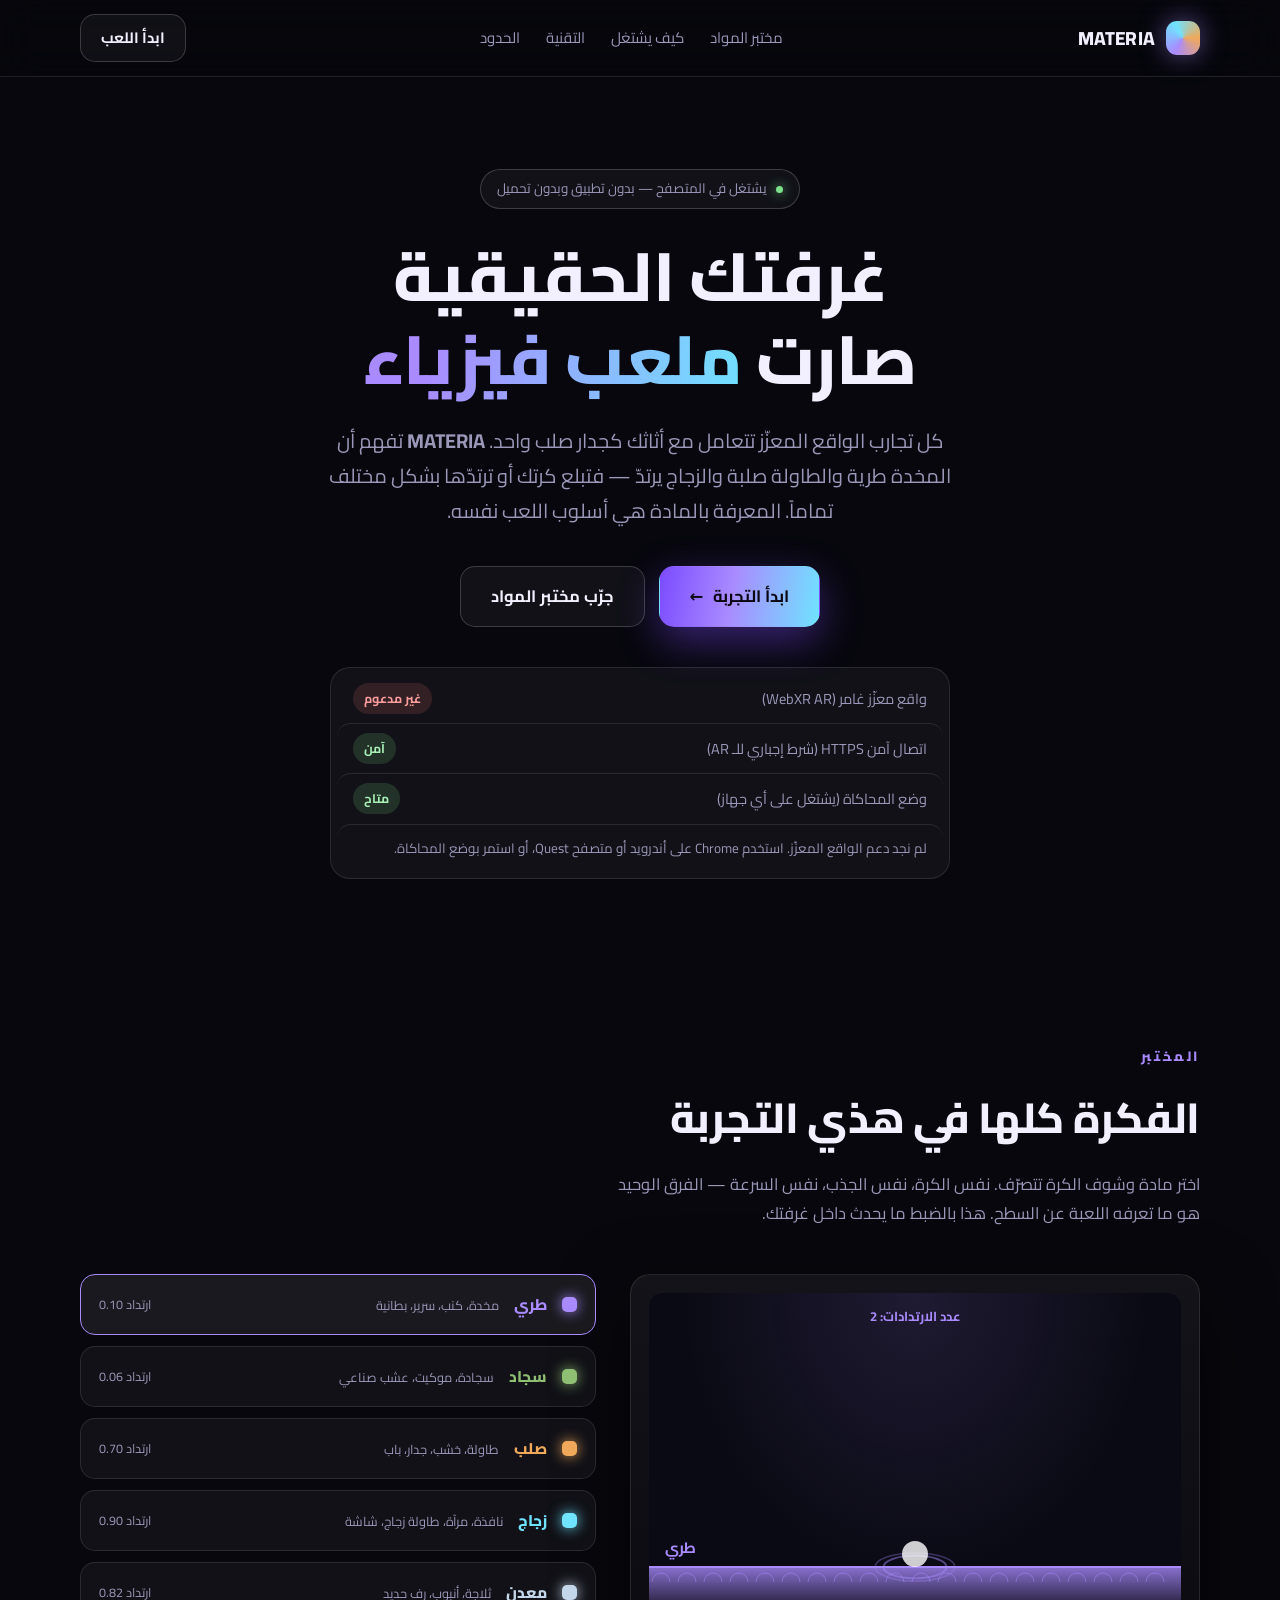
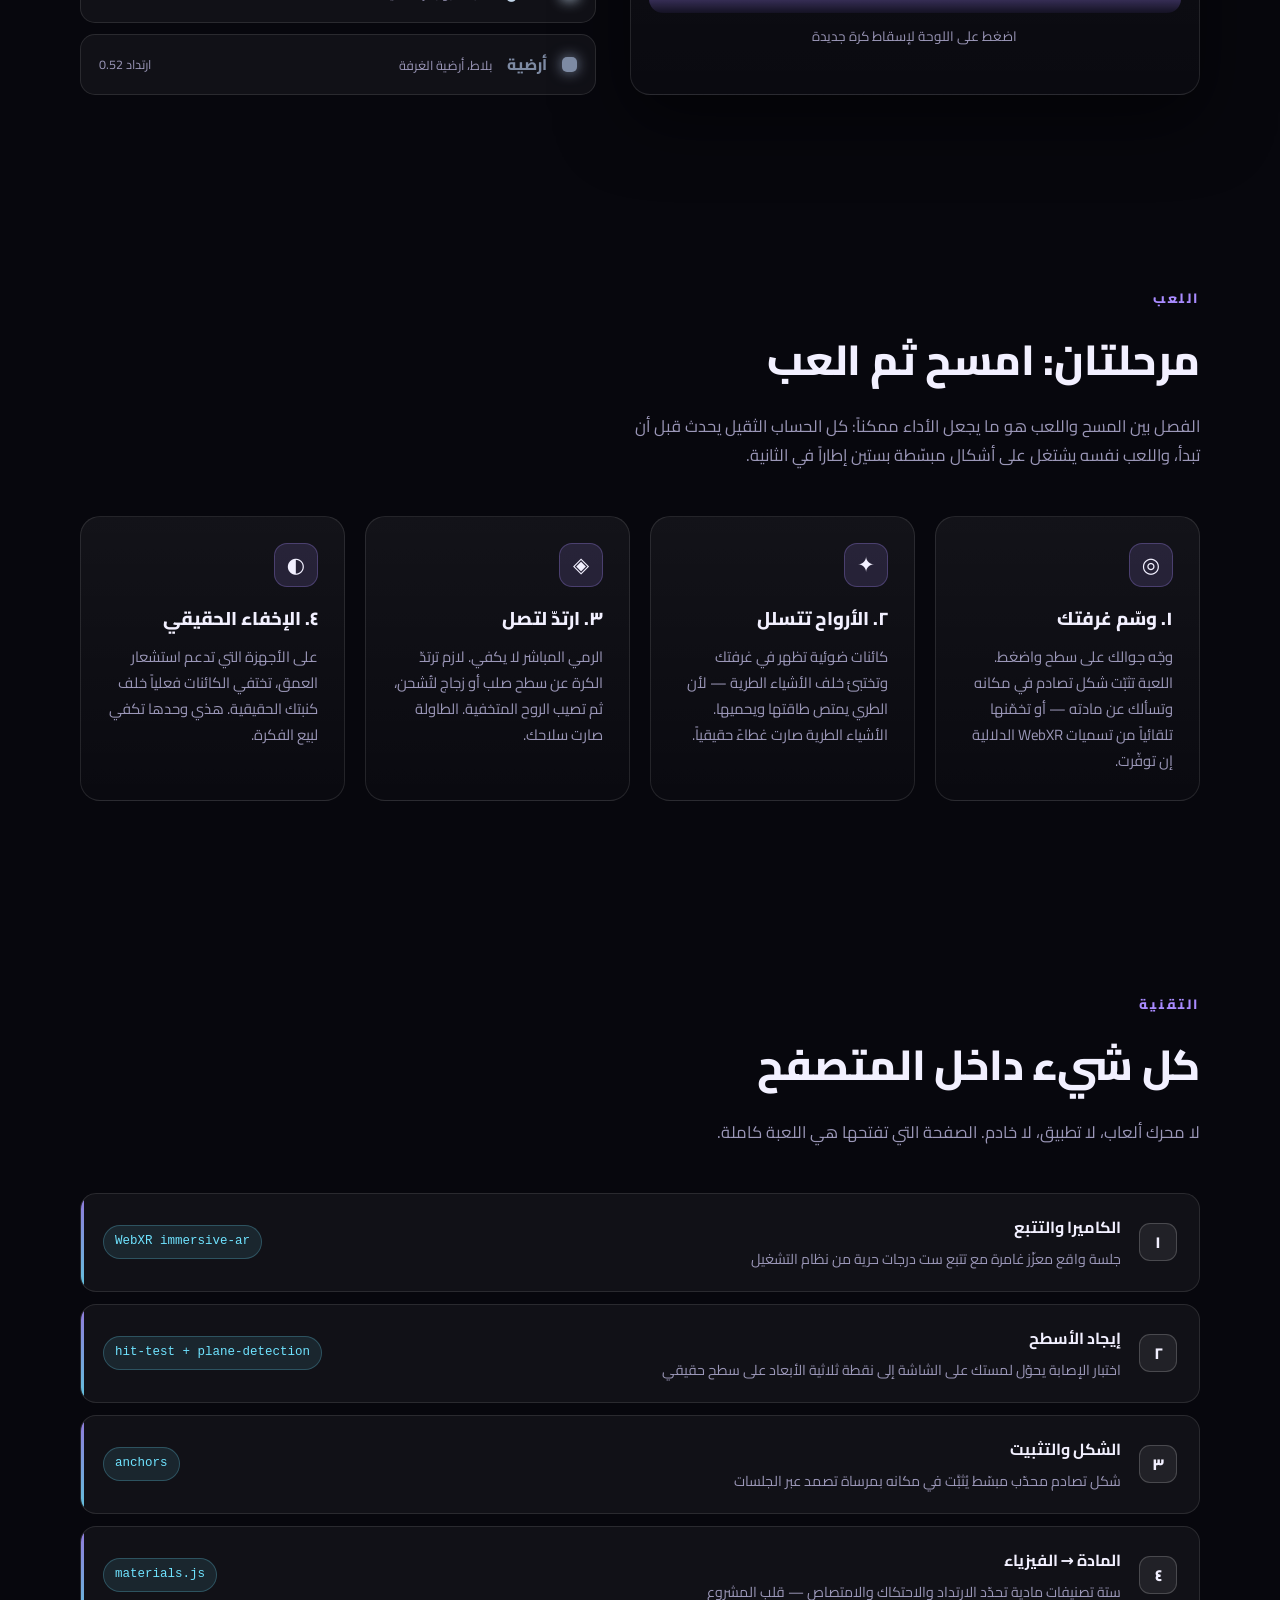
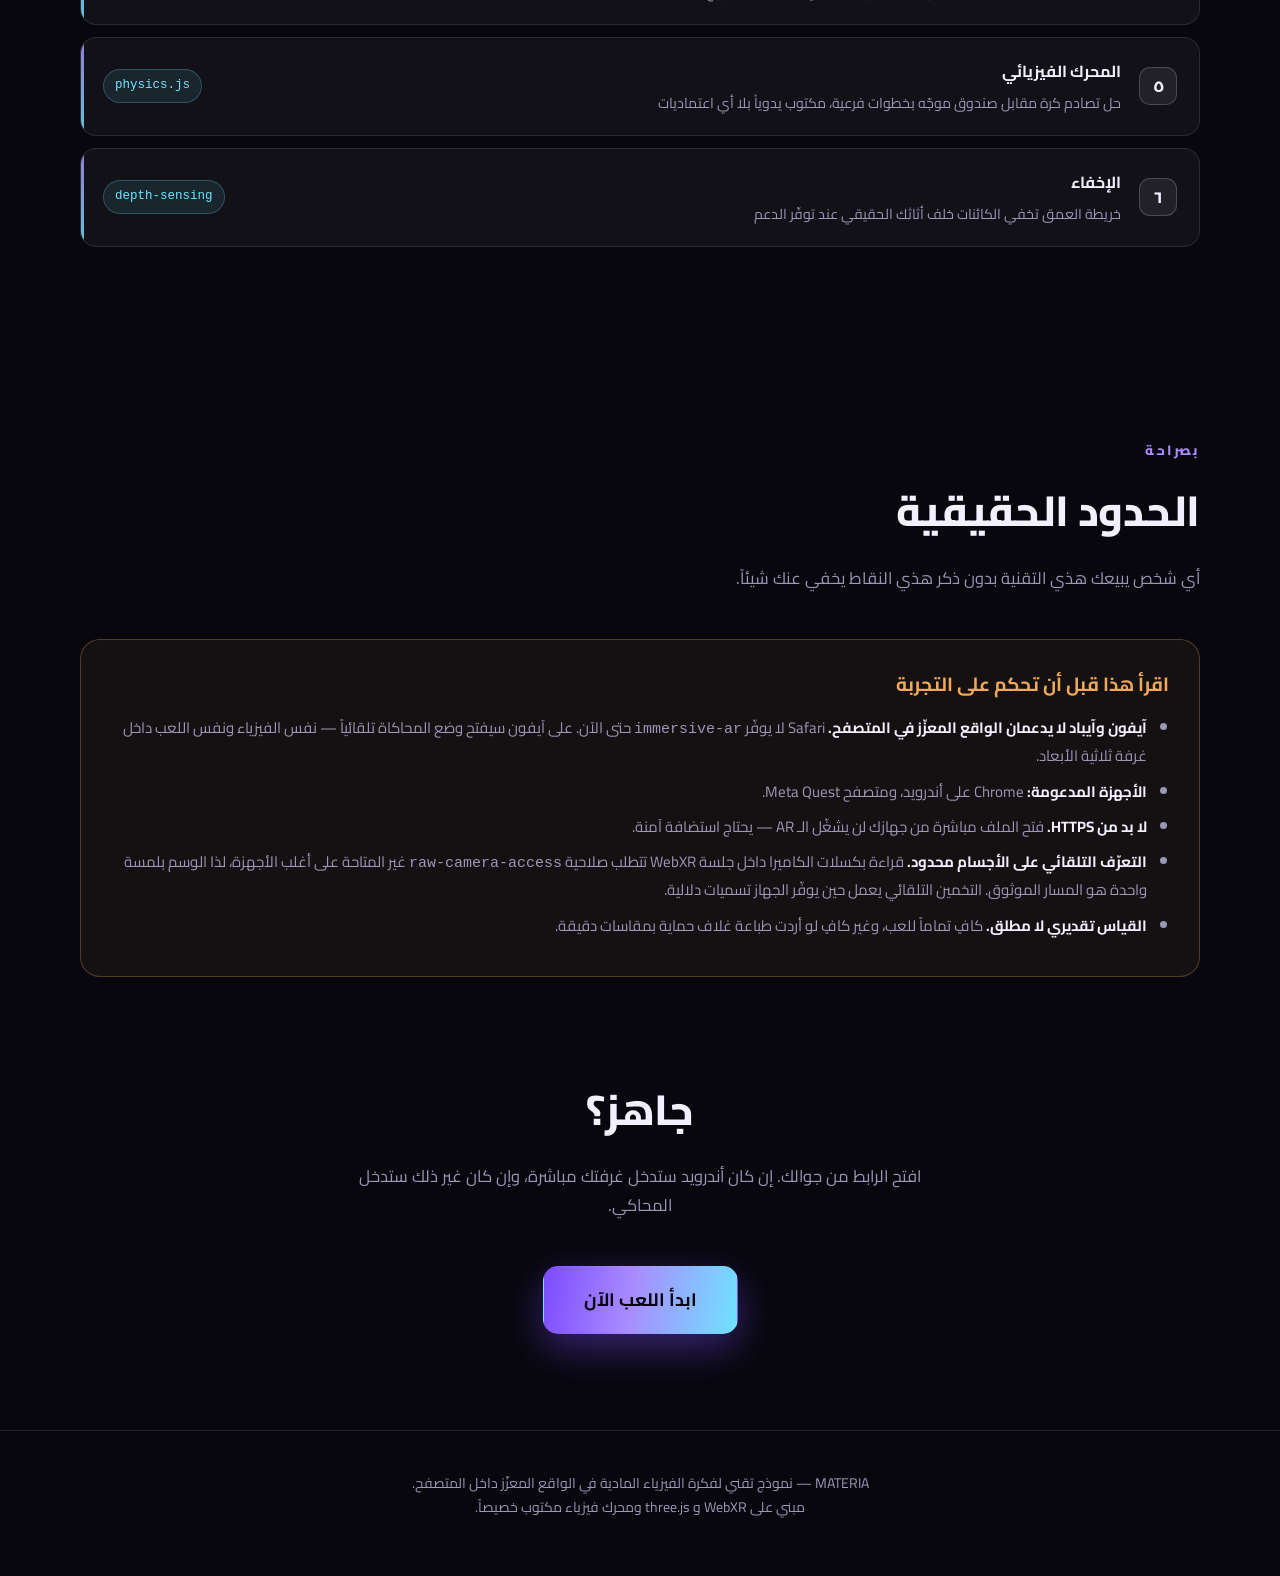
<file: index.html>
<!DOCTYPE html>
<html lang="ar" dir="rtl">
<head>
<meta charset="utf-8">
<meta name="viewport" content="width=device-width, initial-scale=1, viewport-fit=cover">
<title>MATERIA — غرفتك هي الملعب</title>
<meta name="description" content="لعبة واقع معزّز في المتصفح تفهم مواد أثاث غرفتك الحقيقية وتحوّلها إلى فيزياء: المخدة تبلع الكرة والطاولة ترتدّها.">
<meta name="theme-color" content="#07070d">

<meta property="og:title" content="MATERIA — غرفتك هي الملعب">
<meta property="og:description" content="واقع معزّز في المتصفح يفهم مواد غرفتك ويحوّلها إلى فيزياء.">
<meta property="og:type" content="website">

<link rel="preconnect" href="https://fonts.googleapis.com">
<link rel="preconnect" href="https://fonts.gstatic.com" crossorigin>
<link href="https://fonts.googleapis.com/css2?family=Cairo:wght@400;600;800&display=swap" rel="stylesheet">
<link rel="stylesheet" href="style.css">
</head>
<body>

<div class="aurora">
  <div class="blob b1"></div>
  <div class="blob b2"></div>
  <div class="blob b3"></div>
</div>
<div class="grid-overlay"></div>

<!-- ============================================================ NAV -->
<nav class="nav">
  <div class="wrap nav-inner">
    <div class="logo">
      <div class="logo-mark"></div>
      <span>MATERIA</span>
    </div>
    <div class="nav-links">
      <a href="#lab">مختبر المواد</a>
      <a href="#how">كيف يشتغل</a>
      <a href="#pipeline">التقنية</a>
      <a href="#limits">الحدود</a>
    </div>
    <a class="btn" href="game.html" style="padding:10px 20px;font-size:15px">ابدأ اللعب</a>
  </div>
</nav>

<!-- =========================================================== HERO -->
<header class="hero">
  <div class="wrap">
    <div class="badge">
      <span class="dot"></span>
      <span>يشتغل في المتصفح — بدون تطبيق وبدون تحميل</span>
    </div>

    <h1>
      غرفتك الحقيقية<br>
      صارت <span class="grad">ملعب فيزياء</span>
    </h1>

    <p class="lede">
      كل تجارب الواقع المعزّز تتعامل مع أثاثك كجدار صلب واحد.
      <strong>MATERIA</strong> تفهم أن المخدة طرية والطاولة صلبة والزجاج يرتدّ —
      فتبلع كرتك أو ترتدّها بشكل مختلف تماماً. المعرفة بالمادة هي أسلوب اللعب نفسه.
    </p>

    <div class="cta-row">
      <a class="btn primary" href="game.html">
        <span>ابدأ التجربة</span>
        <span aria-hidden="true">←</span>
      </a>
      <a class="btn" href="#lab">جرّب مختبر المواد</a>
    </div>

    <!-- device capability probe -->
    <div class="probe" id="probe">
      <div class="probe-row">
        <span class="k">واقع معزّز غامر (WebXR AR)</span>
        <span class="v"><span class="pill wait" id="pAR">جاري الفحص…</span></span>
      </div>
      <div class="probe-row">
        <span class="k">اتصال آمن HTTPS (شرط إجباري للـ AR)</span>
        <span class="v"><span class="pill wait" id="pHttps">—</span></span>
      </div>
      <div class="probe-row">
        <span class="k">وضع المحاكاة (يشتغل على أي جهاز)</span>
        <span class="v"><span class="pill yes">متاح</span></span>
      </div>
      <div class="probe-row">
        <span class="k" id="pAdvice" style="color:var(--muted);font-size:13.4px">…</span>
      </div>
    </div>
  </div>
</header>

<!-- ==================================================== MATERIAL LAB -->
<section id="lab">
  <div class="wrap reveal">
    <div class="eyebrow">المختبر</div>
    <h2>الفكرة كلها في هذي التجربة</h2>
    <p class="sub">
      اختر مادة وشوف الكرة تتصرّف. نفس الكرة، نفس الجذب، نفس السرعة —
      الفرق الوحيد هو ما تعرفه اللعبة عن السطح. هذا بالضبط ما يحدث داخل غرفتك.
    </p>

    <div class="lab">
      <div class="lab-canvas-card">
        <canvas id="labCanvas" width="640" height="320"></canvas>
        <div class="lab-caption" id="labCaption">اضغط على اللوحة لإسقاط كرة جديدة</div>
      </div>
      <div class="mat-list" id="matList"><!-- built by script --></div>
    </div>
  </div>
</section>

<!-- ========================================================== HOW -->
<section id="how">
  <div class="wrap reveal">
    <div class="eyebrow">اللعب</div>
    <h2>مرحلتان: امسح ثم العب</h2>
    <p class="sub">
      الفصل بين المسح واللعب هو ما يجعل الأداء ممكناً: كل الحساب الثقيل يحدث
      قبل أن تبدأ، واللعب نفسه يشتغل على أشكال مبسّطة بستين إطاراً في الثانية.
    </p>

    <div class="cards">
      <div class="card">
        <div class="ico">◎</div>
        <h3>١. وسّم غرفتك</h3>
        <p>وجّه جوالك على سطح واضغط. اللعبة تثبّت شكل تصادم في مكانه وتسألك عن مادته — أو تخمّنها تلقائياً من تسميات WebXR الدلالية إن توفّرت.</p>
      </div>
      <div class="card">
        <div class="ico">✦</div>
        <h3>٢. الأرواح تتسلل</h3>
        <p>كائنات ضوئية تظهر في غرفتك وتختبئ خلف الأشياء الطرية — لأن الطري يمتص طاقتها ويحميها. الأشياء الطرية صارت غطاءً حقيقياً.</p>
      </div>
      <div class="card">
        <div class="ico">◈</div>
        <h3>٣. ارتدّ لتصل</h3>
        <p>الرمي المباشر لا يكفي. لازم ترتدّ الكرة عن سطح صلب أو زجاج لتُشحن، ثم تصيب الروح المتخفية. الطاولة صارت سلاحك.</p>
      </div>
      <div class="card">
        <div class="ico">◐</div>
        <h3>٤. الإخفاء الحقيقي</h3>
        <p>على الأجهزة التي تدعم استشعار العمق، تختفي الكائنات فعلياً خلف كنبتك الحقيقية. هذي وحدها تكفي لبيع الفكرة.</p>
      </div>
    </div>
  </div>
</section>

<!-- ====================================================== PIPELINE -->
<section id="pipeline">
  <div class="wrap reveal">
    <div class="eyebrow">التقنية</div>
    <h2>كل شيء داخل المتصفح</h2>
    <p class="sub">
      لا محرك ألعاب، لا تطبيق، لا خادم. الصفحة التي تفتحها هي اللعبة كاملة.
    </p>

    <div class="pipe">
      <div class="step">
        <div class="n">١</div>
        <div class="body">
          <b>الكاميرا والتتبع</b>
          <span>جلسة واقع معزّز غامرة مع تتبع ست درجات حرية من نظام التشغيل</span>
        </div>
        <div class="tech">WebXR immersive-ar</div>
      </div>
      <div class="step">
        <div class="n">٢</div>
        <div class="body">
          <b>إيجاد الأسطح</b>
          <span>اختبار الإصابة يحوّل لمستك على الشاشة إلى نقطة ثلاثية الأبعاد على سطح حقيقي</span>
        </div>
        <div class="tech">hit-test + plane-detection</div>
      </div>
      <div class="step">
        <div class="n">٣</div>
        <div class="body">
          <b>الشكل والتثبيت</b>
          <span>شكل تصادم محدّب مبسّط يُثبَّت في مكانه بمرساة تصمد عبر الجلسات</span>
        </div>
        <div class="tech">anchors</div>
      </div>
      <div class="step">
        <div class="n">٤</div>
        <div class="body">
          <b>المادة → الفيزياء</b>
          <span>ستة تصنيفات مادية تحدّد الارتداد والاحتكاك والامتصاص — قلب المشروع</span>
        </div>
        <div class="tech">materials.js</div>
      </div>
      <div class="step">
        <div class="n">٥</div>
        <div class="body">
          <b>المحرك الفيزيائي</b>
          <span>حل تصادم كرة مقابل صندوق موجّه بخطوات فرعية، مكتوب يدوياً بلا أي اعتماديات</span>
        </div>
        <div class="tech">physics.js</div>
      </div>
      <div class="step">
        <div class="n">٦</div>
        <div class="body">
          <b>الإخفاء</b>
          <span>خريطة العمق تخفي الكائنات خلف أثاثك الحقيقي عند توفّر الدعم</span>
        </div>
        <div class="tech">depth-sensing</div>
      </div>
    </div>
  </div>
</section>

<!-- ======================================================== LIMITS -->
<section id="limits">
  <div class="wrap reveal">
    <div class="eyebrow">بصراحة</div>
    <h2>الحدود الحقيقية</h2>
    <p class="sub">أي شخص يبيعك هذي التقنية بدون ذكر هذي النقاط يخفي عنك شيئاً.</p>

    <div class="limits">
      <h3>اقرأ هذا قبل أن تحكم على التجربة</h3>
      <ul>
        <li><b>آيفون وآيباد لا يدعمان الواقع المعزّز في المتصفح.</b> Safari لا يوفّر <code>immersive-ar</code> حتى الآن. على آيفون سيفتح وضع المحاكاة تلقائياً — نفس الفيزياء ونفس اللعب داخل غرفة ثلاثية الأبعاد.</li>
        <li><b>الأجهزة المدعومة:</b> Chrome على أندرويد، ومتصفح Meta Quest.</li>
        <li><b>لا بد من HTTPS.</b> فتح الملف مباشرة من جهازك لن يشغّل الـ AR — يحتاج استضافة آمنة.</li>
        <li><b>التعرّف التلقائي على الأجسام محدود.</b> قراءة بكسلات الكاميرا داخل جلسة WebXR تتطلب صلاحية <code>raw-camera-access</code> غير المتاحة على أغلب الأجهزة، لذا الوسم بلمسة واحدة هو المسار الموثوق. التخمين التلقائي يعمل حين يوفّر الجهاز تسميات دلالية.</li>
        <li><b>القياس تقديري لا مطلق.</b> كافٍ تماماً للعب، وغير كافٍ لو أردت طباعة غلاف حماية بمقاسات دقيقة.</li>
      </ul>
    </div>
  </div>
</section>

<section style="padding-top:0">
  <div class="wrap reveal" style="text-align:center">
    <h2>جاهز؟</h2>
    <p class="sub" style="margin-inline:auto">
      افتح الرابط من جوالك. إن كان أندرويد ستدخل غرفتك مباشرة، وإن كان غير ذلك ستدخل المحاكي.
    </p>
    <a class="btn primary" href="game.html" style="font-size:18px;padding:17px 40px">ابدأ اللعب الآن</a>
  </div>
</section>

<footer>
  <div class="wrap">
    MATERIA — نموذج تقني لفكرة الفيزياء المادية في الواقع المعزّز داخل المتصفح.
    <br>مبني على WebXR و three.js ومحرك فيزياء مكتوب خصيصاً.
  </div>
</footer>

<!-- ========================================================= SCRIPT -->
<script type="module">
import { MATERIALS, MATERIAL_ORDER } from './materials.js';

/* ---------------------------------------- capability probe */
(async function probe() {
  const pAR = document.getElementById('pAR');
  const pHttps = document.getElementById('pHttps');
  const pAdvice = document.getElementById('pAdvice');

  const secure = window.isSecureContext;
  pHttps.className = 'pill ' + (secure ? 'yes' : 'no');
  pHttps.textContent = secure ? 'آمن' : 'غير آمن';

  let arOK = false;
  if (navigator.xr && navigator.xr.isSessionSupported) {
    try { arOK = await navigator.xr.isSessionSupported('immersive-ar'); }
    catch { arOK = false; }
  }

  pAR.className = 'pill ' + (arOK ? 'yes' : 'no');
  pAR.textContent = arOK ? 'مدعوم' : 'غير مدعوم';

  const isiOS = /iPad|iPhone|iPod/.test(navigator.userAgent) ||
                (navigator.platform === 'MacIntel' && navigator.maxTouchPoints > 1);

  pAdvice.textContent = arOK
    ? '✓ جهازك يدعم الواقع المعزّز الكامل — ستدخل غرفتك الحقيقية مباشرة.'
    : isiOS
      ? 'جهازك من Apple، وSafari لا يوفّر الواقع المعزّز في المتصفح. سيفتح وضع المحاكاة بنفس الفيزياء واللعب.'
      : !secure
        ? 'الصفحة تُفتح بدون HTTPS. انشرها على استضافة آمنة ليعمل الواقع المعزّز، أو استمر بوضع المحاكاة.'
        : 'لم نجد دعم الواقع المعزّز. استخدم Chrome على أندرويد أو متصفح Quest، أو استمر بوضع المحاكاة.';
})();

/* ---------------------------------------- material list + bounce lab */
const matList = document.getElementById('matList');
const caption = document.getElementById('labCaption');
let current = 'soft';

MATERIAL_ORDER.forEach((id) => {
  const m = MATERIALS[id];
  const b = document.createElement('button');
  b.className = 'mat' + (id === current ? ' active' : '');
  b.style.color = m.accent;
  b.innerHTML = `
    <span class="swatch" style="background:${m.accent}"></span>
    <span class="mat-name">${m.label}</span>
    <span class="mat-hint">${m.hint}</span>
    <span class="mat-num">ارتداد ${m.restitution.toFixed(2)}</span>`;
  b.addEventListener('click', () => {
    current = id;
    [...matList.children].forEach((c) => c.classList.remove('active'));
    b.classList.add('active');
    caption.textContent = `${m.label} — ارتداد ${m.restitution.toFixed(2)} · احتكاك ${m.friction.toFixed(2)} · امتصاص ${m.absorb.toFixed(2)}`;
    drop();
  });
  matList.appendChild(b);
});

/* 2D bounce demo — same restitution values the 3D engine uses */
const cv = document.getElementById('labCanvas');
const ctx = cv.getContext('2d');
let W = 640, H = 320;

function resize() {
  const r = cv.getBoundingClientRect();
  const dpr = Math.min(window.devicePixelRatio || 1, 2);
  W = Math.max(320, Math.round(r.width));
  H = Math.round(r.height) || 320;
  cv.width = W * dpr;
  cv.height = H * dpr;
  ctx.setTransform(dpr, 0, 0, dpr, 0, 0);
}
window.addEventListener('resize', resize);
resize();

const FLOOR_PAD = 46;
let ball = null;
const ghosts = [];   // fading impact rings

function drop() {
  ball = { x: W / 2, y: 34, vx: 0, vy: 0, r: 13, hits: 0, dead: false };
}
drop();

cv.addEventListener('click', drop);

let last = performance.now();
function frame(now) {
  const dt = Math.min((now - last) / 1000, 1 / 30);
  last = now;

  const m = MATERIALS[current];
  const floorY = H - FLOOR_PAD;

  ctx.clearRect(0, 0, W, H);

  /* surface slab */
  const g = ctx.createLinearGradient(0, floorY, 0, H);
  g.addColorStop(0, m.accent + 'cc');
  g.addColorStop(1, m.accent + '11');
  ctx.fillStyle = g;
  ctx.fillRect(0, floorY, W, H - floorY);

  ctx.strokeStyle = m.accent;
  ctx.lineWidth = 2;
  ctx.beginPath();
  ctx.moveTo(0, floorY);
  ctx.lineTo(W, floorY);
  ctx.stroke();

  /* soft materials get a plush texture cue, rigid ones get hatching */
  ctx.globalAlpha = .5;
  ctx.lineWidth = 1;
  for (let x = 12; x < W; x += 26) {
    ctx.beginPath();
    if (m.absorb > 0.4) {
      ctx.arc(x, floorY + 15, 9, Math.PI, 0);
    } else {
      ctx.moveTo(x, floorY + 5);
      ctx.lineTo(x + 12, H - 6);
    }
    ctx.stroke();
  }
  ctx.globalAlpha = 1;

  /* label */
  ctx.fillStyle = m.accent;
  ctx.font = '700 15px Cairo, system-ui, sans-serif';
  ctx.textAlign = 'left';
  ctx.fillText(m.label, 16, floorY - 14);

  /* impact rings */
  for (let i = ghosts.length - 1; i >= 0; i--) {
    const gh = ghosts[i];
    gh.t += dt;
    const k = gh.t / gh.life;
    if (k >= 1) { ghosts.splice(i, 1); continue; }
    ctx.globalAlpha = (1 - k) * .8;
    ctx.strokeStyle = gh.color;
    ctx.lineWidth = 2.5 * (1 - k) + .5;
    ctx.beginPath();
    ctx.ellipse(gh.x, gh.y, 12 + k * 46, 5 + k * 15, 0, 0, Math.PI * 2);
    ctx.stroke();
    ctx.globalAlpha = 1;
  }

  /* physics */
  if (ball && !ball.dead) {
    ball.vy += 1500 * dt;
    ball.x += ball.vx * dt;
    ball.y += ball.vy * dt;

    if (ball.y + ball.r > floorY) {
      ball.y = floorY - ball.r;
      if (ball.vy > 0) {
        const impact = ball.vy;
        ball.vy = -ball.vy * m.restitution;
        ball.vx *= 1 - m.friction * 0.5;
        ball.hits++;
        ghosts.push({ x: ball.x, y: floorY, t: 0, life: .55, color: m.accent });
        if (Math.abs(ball.vy) < 26 || ball.hits > 26) {
          ball.vy = 0;
          ball.dead = true;
        }
        void impact;
      }
    }

    if (ball.x < ball.r) { ball.x = ball.r; ball.vx = Math.abs(ball.vx) * .6; }
    if (ball.x > W - ball.r) { ball.x = W - ball.r; ball.vx = -Math.abs(ball.vx) * .6; }

    /* trail + ball */
    ctx.fillStyle = '#ffffff';
    ctx.shadowColor = m.accent;
    ctx.shadowBlur = 22;
    ctx.beginPath();
    ctx.arc(ball.x, ball.y, ball.r, 0, Math.PI * 2);
    ctx.fill();
    ctx.shadowBlur = 0;

    /* squash cue while resting on a soft surface */
    if (ball.dead && m.absorb > .4) {
      ctx.globalAlpha = .35;
      ctx.fillStyle = m.accent;
      ctx.beginPath();
      ctx.ellipse(ball.x, floorY + 4, ball.r * 1.5, 5, 0, 0, Math.PI * 2);
      ctx.fill();
      ctx.globalAlpha = 1;
    }
  } else if (ball && ball.dead) {
    ctx.fillStyle = '#ffffffcc';
    ctx.beginPath();
    ctx.arc(ball.x, ball.y, ball.r, 0, Math.PI * 2);
    ctx.fill();

    ctx.fillStyle = m.accent;
    ctx.font = '700 13px Cairo, system-ui, sans-serif';
    ctx.textAlign = 'center';
    ctx.fillText(`عدد الارتدادات: ${ball.hits}`, W / 2, 28);
  }

  requestAnimationFrame(frame);
}
requestAnimationFrame(frame);

/* ---------------------------------------- scroll reveal */
const io = new IntersectionObserver((entries) => {
  entries.forEach((e) => { if (e.isIntersecting) e.target.classList.add('in'); });
}, { threshold: 0.12 });
document.querySelectorAll('.reveal').forEach((el) => io.observe(el));
</script>
</body>
</html>
</file>
<file: style.css>
/* ===================================================================
   MATERIA — landing page
   =================================================================== */

:root {
  --bg: #07070d;
  --bg-2: #0d0d18;
  --panel: rgba(255, 255, 255, .045);
  --stroke: rgba(255, 255, 255, .10);
  --stroke-2: rgba(255, 255, 255, .18);
  --text: #f2f0ff;
  --muted: #9b97b8;
  --brand: #a98bff;
  --brand-2: #6fe3ff;
  --hot: #f0a95a;
  --ok: #7de08a;
  --radius: 20px;
  --shadow: 0 24px 70px rgba(0, 0, 0, .55);
  --font: "Cairo", "Tajawal", "Segoe UI", system-ui, -apple-system, "Noto Sans Arabic", sans-serif;
}

* { box-sizing: border-box; }

html, body {
  margin: 0;
  padding: 0;
  background: var(--bg);
  color: var(--text);
  font-family: var(--font);
  -webkit-font-smoothing: antialiased;
  overflow-x: hidden;
}

body { line-height: 1.75; }

a { color: inherit; text-decoration: none; }

/* ------------------------------------------------ background aurora */
.aurora {
  position: fixed;
  inset: 0;
  z-index: -2;
  overflow: hidden;
  pointer-events: none;
}

.blob {
  position: absolute;
  border-radius: 50%;
  filter: blur(90px);
  opacity: .40;
  will-change: transform;
}

.blob.b1 {
  width: 46vw; height: 46vw; top: -12vw; right: -8vw;
  background: radial-gradient(circle, #7b4bff, transparent 66%);
  animation: drift1 26s ease-in-out infinite;
}
.blob.b2 {
  width: 40vw; height: 40vw; top: 30vh; left: -10vw;
  background: radial-gradient(circle, #00b6d8, transparent 66%);
  animation: drift2 32s ease-in-out infinite;
}
.blob.b3 {
  width: 34vw; height: 34vw; bottom: -10vw; right: 18vw;
  background: radial-gradient(circle, #ff8a3c, transparent 68%);
  animation: drift3 38s ease-in-out infinite;
  opacity: .26;
}

@keyframes drift1 {
  0%, 100% { transform: translate(0, 0) scale(1); }
  50%      { transform: translate(-6vw, 8vh) scale(1.15); }
}
@keyframes drift2 {
  0%, 100% { transform: translate(0, 0) scale(1); }
  50%      { transform: translate(8vw, -6vh) scale(1.2); }
}
@keyframes drift3 {
  0%, 100% { transform: translate(0, 0) scale(1); }
  50%      { transform: translate(-5vw, -7vh) scale(1.1); }
}

.grid-overlay {
  position: fixed;
  inset: 0;
  z-index: -1;
  pointer-events: none;
  background-image:
    linear-gradient(rgba(255,255,255,.028) 1px, transparent 1px),
    linear-gradient(90deg, rgba(255,255,255,.028) 1px, transparent 1px);
  background-size: 64px 64px;
  mask-image: radial-gradient(ellipse 80% 60% at 50% 20%, #000 40%, transparent 100%);
  -webkit-mask-image: radial-gradient(ellipse 80% 60% at 50% 20%, #000 40%, transparent 100%);
}

/* ------------------------------------------------ layout */
.wrap {
  width: min(1120px, 92vw);
  margin: 0 auto;
}

section { padding: 96px 0; position: relative; }

/* ------------------------------------------------ nav */
.nav {
  position: sticky;
  top: 0;
  z-index: 50;
  backdrop-filter: blur(18px);
  -webkit-backdrop-filter: blur(18px);
  background: rgba(7, 7, 13, .68);
  border-bottom: 1px solid var(--stroke);
}

.nav-inner {
  display: flex;
  align-items: center;
  justify-content: space-between;
  padding: 14px 0;
}

.logo {
  display: flex;
  align-items: center;
  gap: 11px;
  font-weight: 800;
  font-size: 19px;
  letter-spacing: .2px;
}

.logo-mark {
  width: 34px; height: 34px;
  border-radius: 11px;
  background: conic-gradient(from 210deg, var(--brand), var(--brand-2), var(--hot), var(--brand));
  box-shadow: 0 0 26px rgba(169, 139, 255, .5);
  animation: spinMark 9s linear infinite;
}
@keyframes spinMark { to { transform: rotate(360deg); } }

.nav-links { display: flex; gap: 26px; font-size: 15px; color: var(--muted); }
.nav-links a { transition: color .2s; }
.nav-links a:hover { color: var(--text); }
@media (max-width: 760px) { .nav-links { display: none; } }

/* ------------------------------------------------ hero */
.hero { padding: 92px 0 70px; text-align: center; }

.badge {
  display: inline-flex;
  align-items: center;
  gap: 9px;
  padding: 7px 16px;
  border: 1px solid var(--stroke-2);
  border-radius: 999px;
  background: var(--panel);
  font-size: 13.5px;
  color: var(--muted);
  margin-bottom: 26px;
}

.badge .dot {
  width: 7px; height: 7px; border-radius: 50%;
  background: var(--ok);
  box-shadow: 0 0 12px var(--ok);
  animation: pulse 1.9s ease-in-out infinite;
}
@keyframes pulse { 50% { opacity: .35; transform: scale(.8); } }

h1 {
  font-size: clamp(34px, 6.4vw, 68px);
  line-height: 1.22;
  margin: 0 0 22px;
  font-weight: 800;
  letter-spacing: -.5px;
}

.grad {
  background: linear-gradient(100deg, var(--brand) 10%, var(--brand-2) 52%, var(--hot) 92%);
  -webkit-background-clip: text;
  background-clip: text;
  color: transparent;
  background-size: 200% auto;
  animation: shine 7s linear infinite;
}
@keyframes shine { to { background-position: 200% center; } }

.lede {
  font-size: clamp(16px, 2.1vw, 20px);
  color: var(--muted);
  max-width: 60ch;
  margin: 0 auto 38px;
}

.cta-row {
  display: flex;
  gap: 14px;
  justify-content: center;
  flex-wrap: wrap;
}

.btn {
  display: inline-flex;
  align-items: center;
  gap: 10px;
  padding: 15px 30px;
  border-radius: 15px;
  border: 1px solid var(--stroke-2);
  background: var(--panel);
  color: var(--text);
  font-family: inherit;
  font-size: 16.5px;
  font-weight: 700;
  cursor: pointer;
  transition: transform .18s, box-shadow .25s, background .25s, border-color .25s;
}
.btn:hover { transform: translateY(-2px); border-color: rgba(255,255,255,.34); }
.btn:active { transform: translateY(0) scale(.985); }

.btn.primary {
  background: linear-gradient(100deg, #7b4bff, #a98bff 45%, #6fe3ff);
  color: #0a0713;
  border-color: transparent;
  box-shadow: 0 14px 40px rgba(123, 75, 255, .42);
}
.btn.primary:hover { box-shadow: 0 20px 55px rgba(123, 75, 255, .58); }

/* device capability readout */
.probe {
  margin: 40px auto 0;
  max-width: 620px;
  border: 1px solid var(--stroke);
  border-radius: var(--radius);
  background: var(--panel);
  padding: 6px;
  text-align: right;
}

.probe-row {
  display: flex;
  align-items: center;
  gap: 12px;
  padding: 12px 16px;
  font-size: 14.5px;
  border-radius: 14px;
}
.probe-row + .probe-row { border-top: 1px solid var(--stroke); }
.probe-row .k { color: var(--muted); flex: 1; }
.probe-row .v { font-weight: 700; font-size: 13.5px; }
.pill {
  padding: 4px 11px;
  border-radius: 999px;
  font-size: 12.5px;
  font-weight: 700;
}
.pill.yes { background: rgba(125, 224, 138, .16); color: #a8f0b4; }
.pill.no  { background: rgba(255, 120, 120, .14); color: #ff9d9d; }
.pill.wait{ background: rgba(255,255,255,.09); color: var(--muted); }

/* ------------------------------------------------ section headings */
.eyebrow {
  color: var(--brand);
  font-size: 13.5px;
  font-weight: 800;
  letter-spacing: 2.6px;
  margin-bottom: 12px;
}

h2 {
  font-size: clamp(26px, 4vw, 42px);
  margin: 0 0 16px;
  font-weight: 800;
  letter-spacing: -.3px;
}

.sub { color: var(--muted); max-width: 66ch; margin: 0 0 46px; font-size: 16.5px; }

/* ------------------------------------------------ material lab */
.lab {
  display: grid;
  grid-template-columns: 1.05fr .95fr;
  gap: 34px;
  align-items: stretch;
}
@media (max-width: 900px) { .lab { grid-template-columns: 1fr; } }

.lab-canvas-card {
  border: 1px solid var(--stroke);
  border-radius: var(--radius);
  background: linear-gradient(180deg, rgba(255,255,255,.05), rgba(255,255,255,.015));
  padding: 18px;
  box-shadow: var(--shadow);
}

#labCanvas {
  width: 100%;
  height: 320px;
  display: block;
  border-radius: 14px;
  background:
    radial-gradient(ellipse at 50% 0%, rgba(169,139,255,.13), transparent 62%),
    #0a0a14;
  cursor: pointer;
}

.lab-caption {
  margin-top: 12px;
  font-size: 13.5px;
  color: var(--muted);
  text-align: center;
}

.mat-list { display: flex; flex-direction: column; gap: 11px; }

.mat {
  display: flex;
  align-items: center;
  gap: 15px;
  width: 100%;
  padding: 15px 18px;
  border: 1px solid var(--stroke);
  border-radius: 15px;
  background: var(--panel);
  color: var(--text);
  font-family: inherit;
  font-size: 15.5px;
  cursor: pointer;
  text-align: right;
  transition: transform .16s, border-color .2s, background .2s;
}
.mat:hover { transform: translateX(-4px); border-color: var(--stroke-2); }
.mat.active { border-color: currentColor; background: rgba(255,255,255,.075); }

.swatch {
  width: 15px; height: 15px;
  border-radius: 5px;
  flex: none;
  box-shadow: 0 0 14px currentColor;
}

.mat-name { font-weight: 800; flex: none; }
.mat-hint { color: var(--muted); font-size: 12.8px; flex: 1; }
.mat-num {
  font-variant-numeric: tabular-nums;
  font-size: 12.5px;
  color: var(--muted);
  flex: none;
}

/* ------------------------------------------------ feature cards */
.cards {
  display: grid;
  grid-template-columns: repeat(auto-fit, minmax(258px, 1fr));
  gap: 20px;
}

.card {
  border: 1px solid var(--stroke);
  border-radius: var(--radius);
  background: linear-gradient(180deg, rgba(255,255,255,.05), rgba(255,255,255,.014));
  padding: 26px;
  transition: transform .22s, border-color .22s;
}
.card:hover { transform: translateY(-5px); border-color: var(--stroke-2); }

.card .ico {
  width: 44px; height: 44px;
  border-radius: 13px;
  display: grid;
  place-items: center;
  font-size: 21px;
  margin-bottom: 16px;
  background: rgba(169,139,255,.14);
  border: 1px solid rgba(169,139,255,.28);
}
.card h3 { margin: 0 0 9px; font-size: 18.5px; font-weight: 800; }
.card p { margin: 0; color: var(--muted); font-size: 14.8px; }

/* ------------------------------------------------ pipeline */
.pipe { display: flex; flex-direction: column; gap: 12px; }

.step {
  display: flex;
  align-items: center;
  gap: 18px;
  padding: 19px 22px;
  border: 1px solid var(--stroke);
  border-radius: 16px;
  background: var(--panel);
  position: relative;
  overflow: hidden;
}

.step::before {
  content: "";
  position: absolute;
  inset: 0 auto 0 0;
  width: 3px;
  background: linear-gradient(180deg, var(--brand), var(--brand-2));
  opacity: .85;
}

.step .n {
  width: 38px; height: 38px;
  flex: none;
  border-radius: 11px;
  display: grid;
  place-items: center;
  font-weight: 800;
  background: rgba(255,255,255,.07);
  border: 1px solid var(--stroke-2);
  font-variant-numeric: tabular-nums;
}
.step .body { flex: 1; }
.step .body b { display: block; font-size: 16px; margin-bottom: 3px; }
.step .body span { color: var(--muted); font-size: 14.2px; }
.step .tech {
  flex: none;
  font-size: 12.5px;
  color: var(--brand-2);
  background: rgba(111,227,255,.10);
  border: 1px solid rgba(111,227,255,.24);
  padding: 5px 11px;
  border-radius: 999px;
  font-family: ui-monospace, "SF Mono", Menlo, monospace;
  direction: ltr;
}
@media (max-width: 700px) {
  .step { flex-wrap: wrap; }
  .step .tech { order: 3; width: 100%; text-align: center; }
}

/* ------------------------------------------------ honest limits */
.limits {
  border: 1px solid rgba(240,169,90,.28);
  background: rgba(240,169,90,.06);
  border-radius: var(--radius);
  padding: 28px 30px;
}
.limits h3 { margin: 0 0 14px; font-size: 19px; color: var(--hot); }
.limits ul { margin: 0; padding-inline-start: 22px; color: var(--muted); font-size: 15px; }
.limits li { margin-bottom: 9px; }
.limits b { color: var(--text); }

/* ------------------------------------------------ footer */
footer {
  border-top: 1px solid var(--stroke);
  padding: 40px 0 60px;
  color: var(--muted);
  font-size: 14px;
  text-align: center;
}

/* ------------------------------------------------ scroll reveal */
.reveal {
  opacity: 0;
  transform: translateY(26px);
  transition: opacity .7s cubic-bezier(.2,.7,.3,1), transform .7s cubic-bezier(.2,.7,.3,1);
}
.reveal.in { opacity: 1; transform: none; }

@media (prefers-reduced-motion: reduce) {
  .reveal { opacity: 1; transform: none; transition: none; }
  .blob, .logo-mark, .grad { animation: none; }
}
</file>
